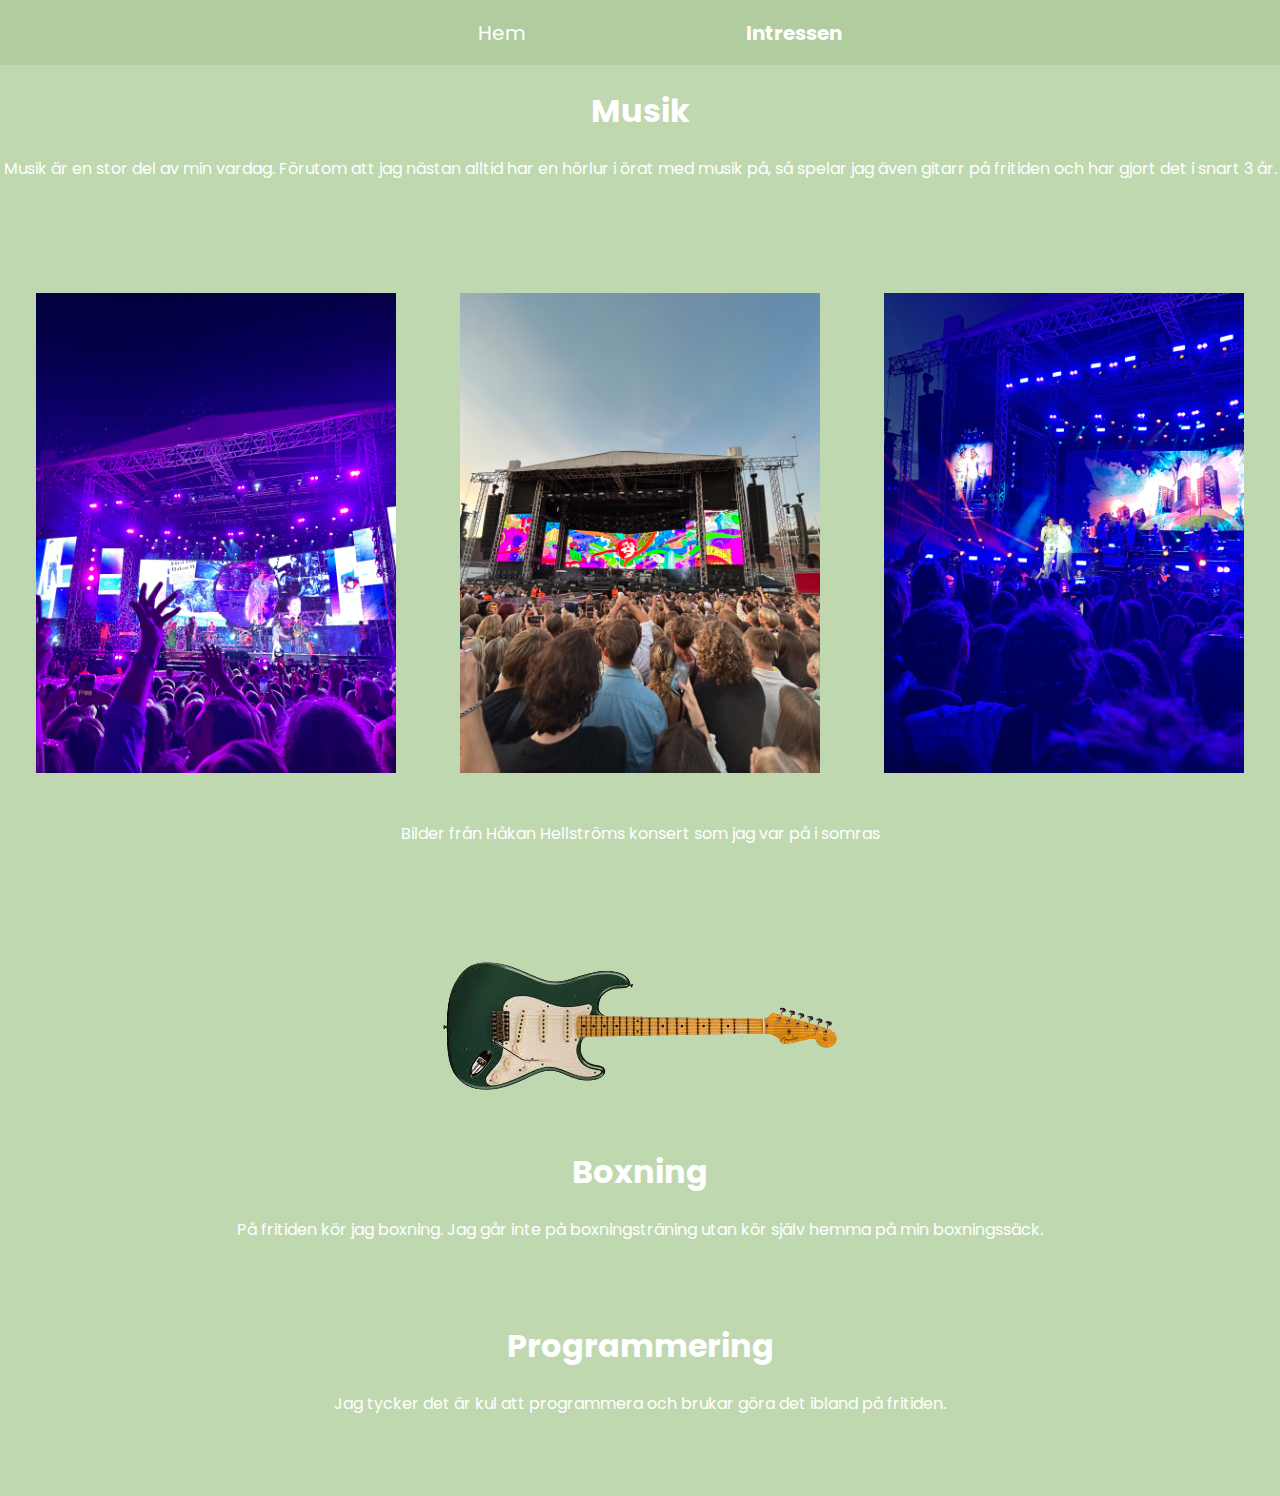
<file: intressen.html>
<!DOCTYPE html>
<html lang="en">

<head>
    <meta charset="UTF-8">
    <meta name="viewport" content="width=device-width, initial-scale=1.0">
    <title>Min sida</title>
    <link rel="stylesheet" href="css/style.css">
</head>

<body>
    <div class="container">
        <ul class="navbar">
            <li><a href="index.html">Hem</a></li>
            <li><a class="current" href="intressen.html">Intressen</a></li>
        </ul>
    </div>

    <div class="text">
        <h1>Musik</h1>
        <p>Musik är en stor del av min vardag. Förutom att jag nästan alltid har en hörlur i örat med musik på, så
            spelar jag även gitarr på fritiden och har gjort det i snart 3 år.</p>
        <div class="imgs">
            <img class="konsert" src="../images/konsert1.jpeg" alt="Bild på konsert">
            <img class="konsert" src="../images/konsert2.jpeg" alt="Bild på konsert">
            <img class="konsert" src="../images/konsert3.jpeg" alt="Bild på konsert">
        </div>
        <p>Bilder från Håkan Hellströms konsert som jag var på i somras</p>
        <div class="guitar"></div>
    </div>

    <div class="text">
        <h1>Boxning</h1>
        <p>På fritiden kör jag boxning. Jag går inte på boxningsträning utan kör själv hemma på min boxningssäck.</p>
    </div>

    <div class="text">
        <h1>Programmering</h1>
        <p>Jag tycker det är kul att programmera och brukar göra det ibland på fritiden.</p>
    </div>
</body>

</html>
</file>
<file: css/style.css>
@import url("https://fonts.googleapis.com/css2?family=Poppins:wght@400;700&display=swap");

body {
  font-family: 'Poppins';
  margin: 0;
  background: #BFD8AF;
}

.container {
  background: #b1cda0;
  padding: .1em;
}

.navbar {
  list-style: none;
  display: flex;
  justify-content: center;
}

.navbar a {
  font-size: 20px;
  padding: .5em;
  margin: 5em;
  text-decoration: none;
  color: white;
}

@keyframes navborder {
  0% {
    border-bottom-width: 0px;
  }

  100% {
    border-bottom-width: 5px;
  }
}

.navbar a:hover {
  animation: navborder .3s ease;
  border-bottom: 5px solid #99BC85;
}

.current {
  font-weight: bold;
}

.section {
  display: flex;
  justify-content: center;
  padding-top: 5em;
  margin-bottom: 3em;
}

.section img {
  height: 25em;
  width: 20em;
  margin: auto 2em;
}

.section li {
  list-style: none;
  margin-bottom: 3em;
}

.section ul,
.section span {
  width: 140px;
}

h1,
p,
.section li {
  color: white
}

.text p {
  margin-bottom: 5em;
}

.konsert {
  height: 30em;
  margin: 2em;
}

.text h1,
p,
.imgs {
  display: flex;
  justify-content: center;
  flex-wrap: wrap;
}

.guitar {
  height: 200px;
  background-image: url(../images/strata.png);
  background-repeat: no-repeat;
  background-position: center;
}
</file>
